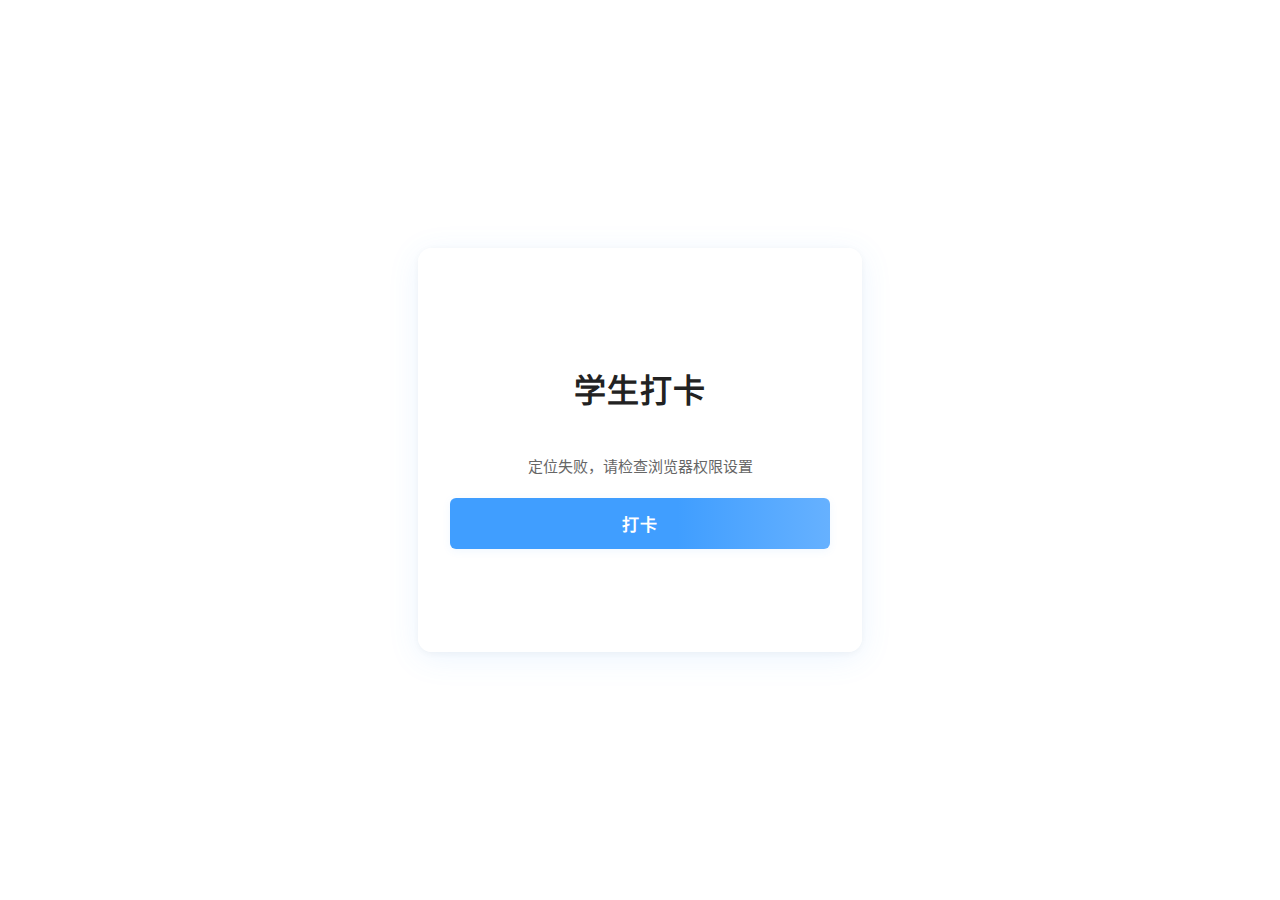
<file: frontend/index.html>
<!--
 * @Author: dennisminipc 488132230@qq.com
 * @Date: 2025-07-03 15:11:52
 * @LastEditors: dennisminipc 488132230@qq.com
 * @LastEditTime: 2025-07-03 15:19:34
 * @FilePath: \lib_question_list\frontend\index.html
 * @Description: 这是默认设置,请设置`customMade`, 打开koroFileHeader查看配置 进行设置: https://github.com/OBKoro1/koro1FileHeader/wiki/%E9%85%8D%E7%BD%AE
-->
<!DOCTYPE html>
<html lang="zh-CN">
<head>
    <meta charset="UTF-8">
    <meta name="viewport" content="width=device-width, initial-scale=1.0">
    <title>学生打卡</title>
    <link rel="stylesheet" href="css/style.css">
</head>
<body>
    <div class="container">
        <h1>学生打卡</h1>
        <div id="location-info">定位中...</div>
        <button id="punch-btn">打卡</button>
        <div id="punch-result"></div>
    </div>
    <script src="js/geolocation.js"></script>
</body>
</html>
</file>
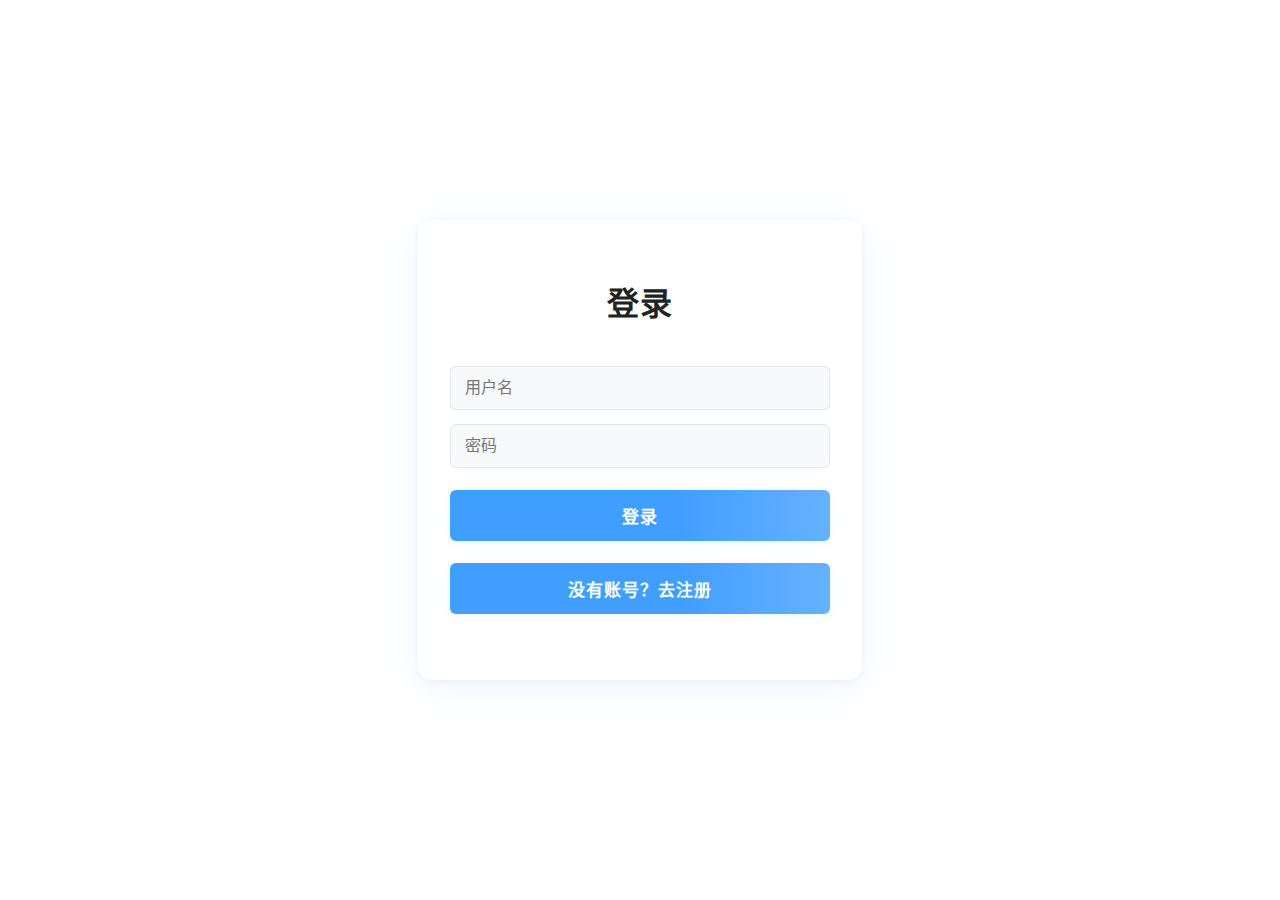
<file: frontend/login.html>
<!--
 * @Author: dennisminipc 488132230@qq.com
 * @Date: 2025-07-03 15:11:59
 * @LastEditors: dennisminipc 488132230@qq.com
 * @LastEditTime: 2025-07-03 15:28:02
 * @FilePath: \lib_question_list\frontend\login.html
 * @Description: 这是默认设置,请设置`customMade`, 打开koroFileHeader查看配置 进行设置: https://github.com/OBKoro1/koro1FileHeader/wiki/%E9%85%8D%E7%BD%AE
-->
<!DOCTYPE html>
<html lang="zh-CN">
<head>
    <meta charset="UTF-8">
    <meta name="viewport" content="width=device-width, initial-scale=1.0">
    <title>登录/注册</title>
    <link rel="stylesheet" href="css/style.css">
</head>
<body>
    <div class="container">
        <h1>登录</h1>
        <form id="login-form">
            <input type="text" id="login-username" placeholder="用户名" required>
            <input type="password" id="login-password" placeholder="密码" required>
            <button type="submit">登录</button>
        </form>
        <button id="to-register-btn" type="button">没有账号？去注册</button>
        <div id="auth-message"></div>
    </div>
    <script src="js/auth.js"></script>
</body>
</html>
</file>
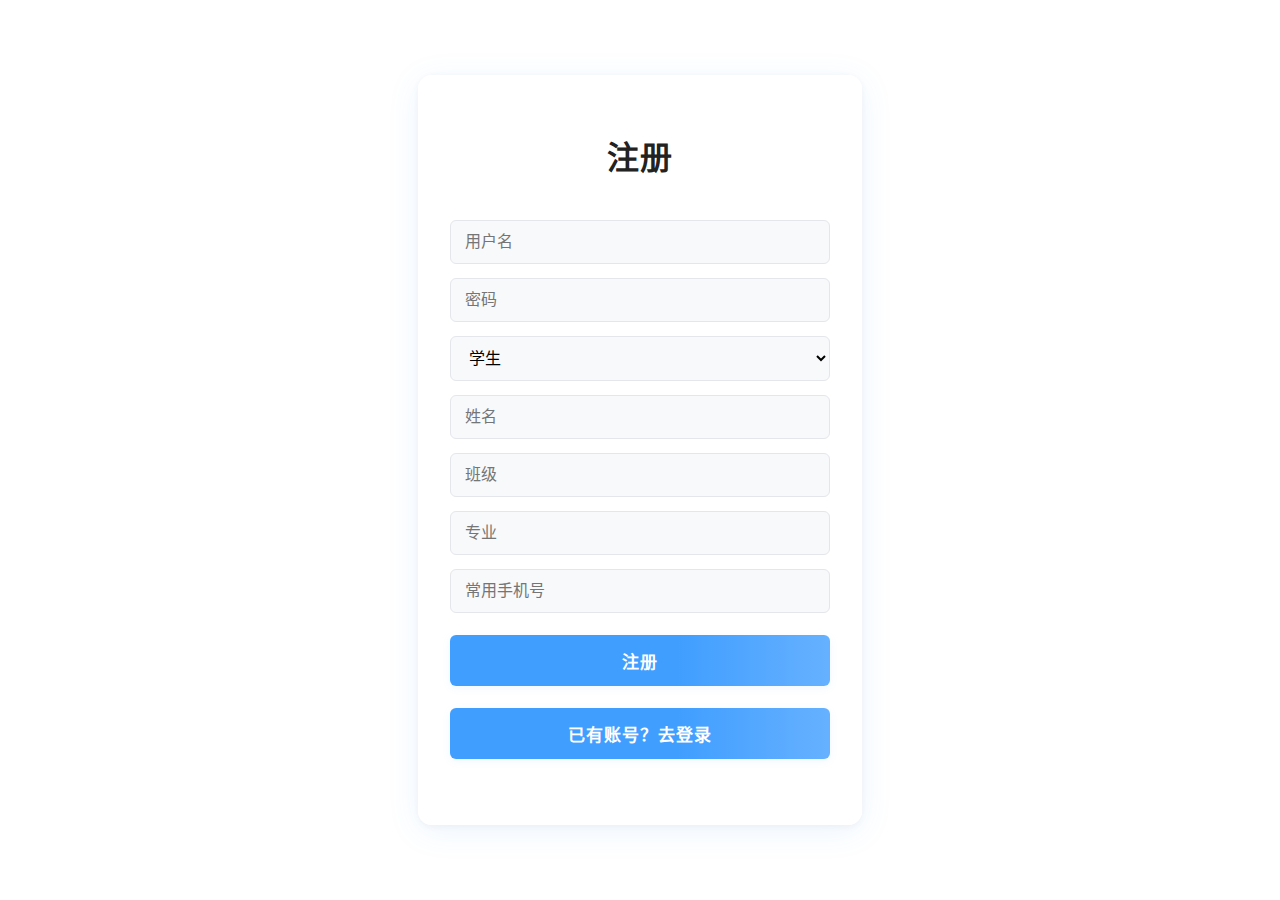
<file: frontend/register.html>
<!DOCTYPE html>
<html lang="zh-CN">
<head>
    <meta charset="UTF-8">
    <meta name="viewport" content="width=device-width, initial-scale=1.0">
    <title>注册</title>
    <link rel="stylesheet" href="css/style.css">
</head>
<body>
    <div class="container">
        <h1>注册</h1>
        <form id="register-form">
            <input type="text" id="register-username" placeholder="用户名" required>
            <input type="password" id="register-password" placeholder="密码" required>
            <select id="register-role" required>
                <option value="student">学生</option>
                <option value="teacher">老师</option>
            </select>
            <div id="student-fields">
                <input type="text" id="student-name" placeholder="姓名" required>
                <input type="text" id="student-class" placeholder="班级" required>
                <input type="text" id="student-major" placeholder="专业" required>
                <input type="tel" id="student-phone" placeholder="常用手机号" required pattern="^1[3-9]\d{9}$">
            </div>
            <div id="teacher-fields" style="display:none;">
                <input type="text" id="teacher-invite" placeholder="邀请码" required>
            </div>
            <button type="submit">注册</button>
        </form>
        <button id="to-login-btn" type="button">已有账号？去登录</button>
        <div id="register-message"></div>
    </div>
    <script src="js/register.js"></script>
</body>
</html>
</file>
<file: frontend/css/style.css>
html, body {
    height: 100%;
    min-height: 100vh;
    overflow: hidden;
}
html {
    background: url('https://images.unsplash.com/photo-1506744038136-46273834b3fb?auto=format&fit=crop&w=1200&q=80') no-repeat center center fixed;
    background-size: cover;
}
body {
    font-family: 'Microsoft YaHei', Arial, sans-serif;
    background: none;
    margin: 0;
    padding: 0;
    width: 100vw;
    height: 100vh;
    display: flex;
    align-items: center;
    justify-content: center;
}
.container {
    max-width: 380px;
    width: 100%;
    min-height: 340px;
    background: rgba(255,255,255,0.97);
    padding: 36px 32px 28px 32px;
    border-radius: 14px;
    box-shadow: 0 6px 32px 0 rgba(64,158,255,0.10), 0 1.5px 6px 0 rgba(0,0,0,0.04);
    overflow: visible;
    display: flex;
    flex-direction: column;
    align-items: stretch;
    justify-content: center;
}
@media (max-width: 480px), (max-height: 600px) {
    .container {
        margin: 0 2vw;
        padding: 10px 2vw 8px 2vw;
        max-width: 98vw;
        width: 98vw;
        border-radius: 8px;
    }
    h1, h2 {
        font-size: 1.1rem;
        margin-bottom: 12px;
    }
    button {
        font-size: 14px;
        padding: 8px 0;
    }
    input, select {
        font-size: 13px;
        padding: 7px 8px;
    }
}
h1, h2 {
    text-align: center;
    color: #222;
    font-weight: 600;
    margin-bottom: 28px;
    letter-spacing: 1px;
    font-size: 2rem;
}
input, select {
    width: 100%;
    margin: 14px 0 0 0;
    padding: 12px 14px;
    border-radius: 6px;
    border: 1.5px solid #e5e6eb;
    background: #f8f9fb;
    font-size: 16px;
    outline: none;
    transition: border 0.2s, box-shadow 0.2s;
    box-sizing: border-box;
}
input:focus, select:focus {
    border: 1.5px solid #409eff;
    background: #fff;
    box-shadow: 0 0 0 2px #e3eafc;
}
button {
    width: 100%;
    margin: 22px 0 0 0;
    padding: 13px 0;
    border-radius: 6px;
    border: none;
    background: linear-gradient(90deg, #409eff 60%, #66b1ff 100%);
    color: #fff;
    font-size: 17px;
    font-weight: 600;
    letter-spacing: 1px;
    cursor: pointer;
    transition: background 0.2s, transform 0.15s;
    box-shadow: 0 2px 8px 0 rgba(64,158,255,0.08);
}
button:hover {
    background: linear-gradient(90deg, #256fd1 60%, #409eff 100%);
    transform: translateY(-2px) scale(1.02);
}
#location-info, #punch-result, #auth-message, #register-message {
    margin: 16px 0 0 0;
    text-align: center;
    color: #666;
    font-size: 15px;
}
#register-message, #auth-message {
    min-height: 22px;
    margin-bottom: 0;
}
</file>
